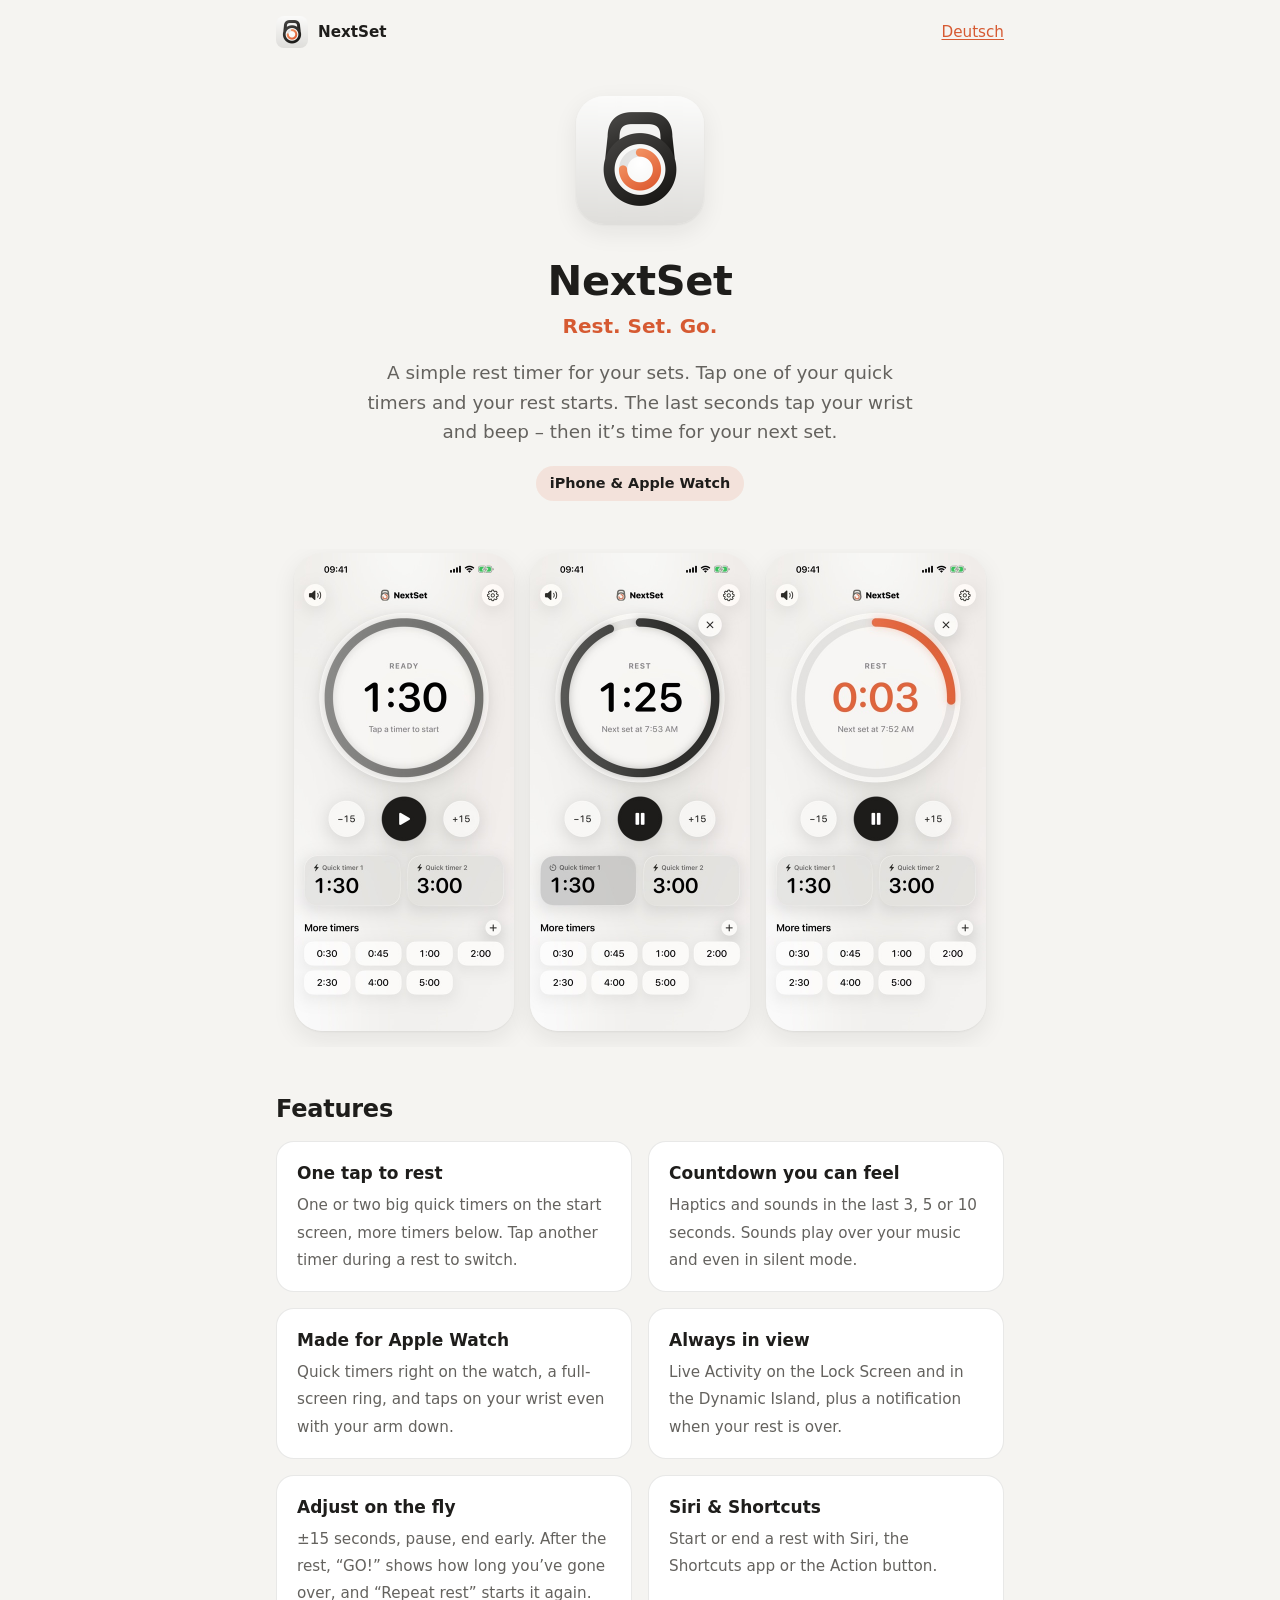
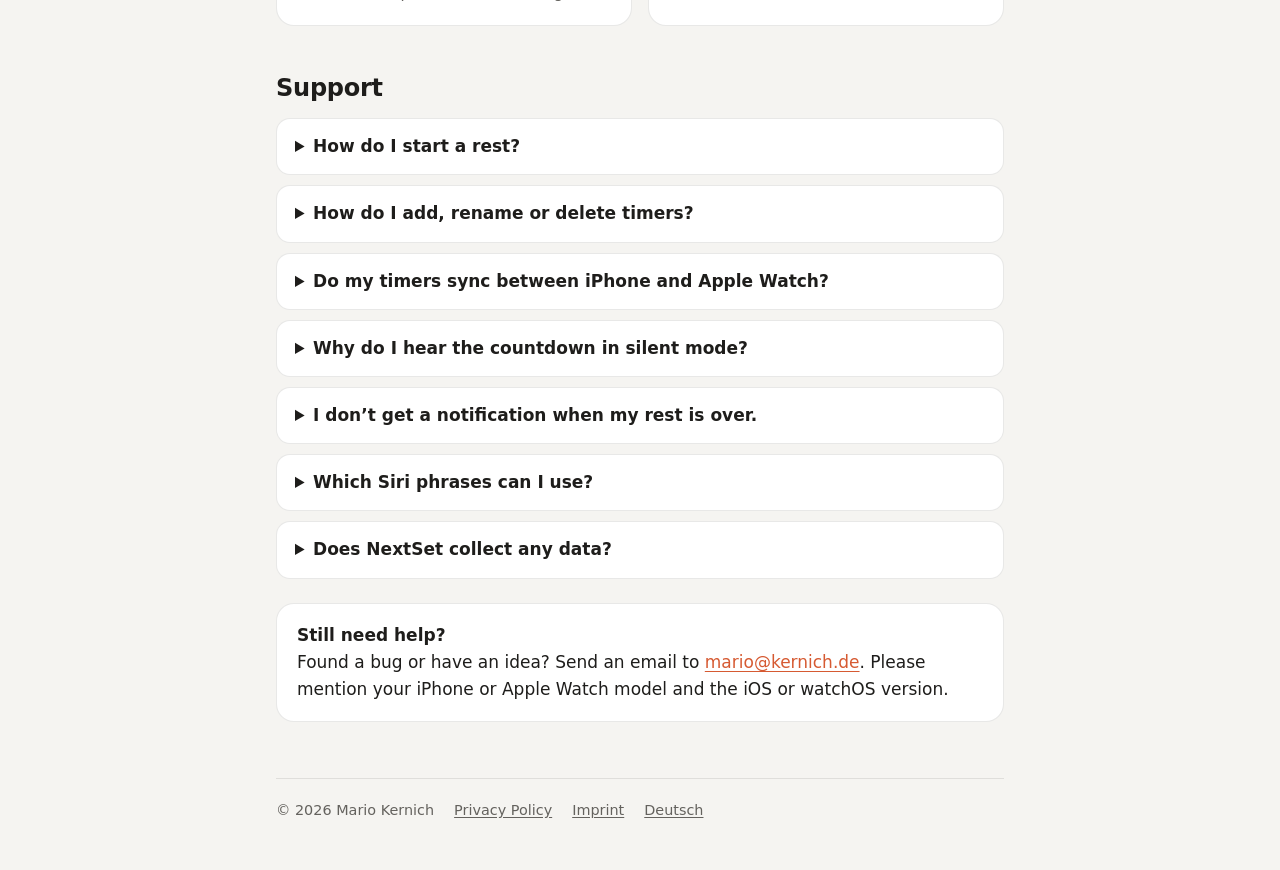
<file: website/index.html>
<!doctype html>
<html lang="en">
<head>
  <meta charset="utf-8">
  <meta name="viewport" content="width=device-width, initial-scale=1">
  <title>NextSet – Rest timer for iPhone &amp; Apple Watch</title>
  <meta name="description" content="NextSet is a simple rest timer for your sets on iPhone and Apple Watch. One tap starts your rest, the last seconds tap your wrist and beep.">
  <link rel="alternate" hreflang="en" href="https://mariokernich.github.io/nextset/">
  <link rel="alternate" hreflang="de" href="https://mariokernich.github.io/nextset/de/">
  <link rel="icon" href="img/favicon.svg" type="image/svg+xml">
  <link rel="apple-touch-icon" href="img/apple-touch-icon.png">
  <link rel="stylesheet" href="style.css">
</head>
<body>
  <div class="page">
    <nav class="topbar">
      <a class="brand" href="./"><img src="img/icon.png" alt="">NextSet</a>
      <a href="de/" hreflang="de" lang="de">Deutsch</a>
    </nav>

    <header class="hero">
      <img class="icon" src="img/icon.png" alt="NextSet app icon">
      <h1>NextSet</h1>
      <p class="tagline">Rest. Set. Go.</p>
      <p class="lead">A simple rest timer for your sets. Tap one of your quick timers and your rest starts. The last seconds tap your wrist and beep – then it’s time for your next set.</p>
      <span class="platforms">iPhone &amp; Apple Watch</span>
    </header>

    <div class="shots">
      <img src="img/en-1-start.jpg" width="440" height="956" alt="Start screen with two quick timers and more timers below">
      <img src="img/en-2-rest.jpg" width="440" height="956" alt="A running rest with the countdown ring">
      <img src="img/en-3-countdown.jpg" width="440" height="956" alt="The last seconds of a rest, highlighted in coral">
    </div>

    <main>
      <h2>Features</h2>
      <ul class="features">
        <li><strong>One tap to rest</strong><span>One or two big quick timers on the start screen, more timers below. Tap another timer during a rest to switch.</span></li>
        <li><strong>Countdown you can feel</strong><span>Haptics and sounds in the last 3, 5 or 10 seconds. Sounds play over your music and even in silent mode.</span></li>
        <li><strong>Made for Apple Watch</strong><span>Quick timers right on the watch, a full-screen ring, and taps on your wrist even with your arm down.</span></li>
        <li><strong>Always in view</strong><span>Live Activity on the Lock Screen and in the Dynamic Island, plus a notification when your rest is over.</span></li>
        <li><strong>Adjust on the fly</strong><span>±15 seconds, pause, end early. After the rest, “GO!” shows how long you’ve gone over, and “Repeat rest” starts it again.</span></li>
        <li><strong>Siri &amp; Shortcuts</strong><span>Start or end a rest with Siri, the Shortcuts app or the Action button.</span></li>
      </ul>

      <h2 id="support">Support</h2>

      <details>
        <summary>How do I start a rest?</summary>
        <p>Tap one of the big quick timers or any timer below them. During a rest, tap another timer to switch straight to it.</p>
      </details>
      <details>
        <summary>How do I add, rename or delete timers?</summary>
        <p>Tap + to add a timer. Long-press a timer to rename or delete it. In Settings you can also choose whether you want one or two quick timers.</p>
      </details>
      <details>
        <summary>Do my timers sync between iPhone and Apple Watch?</summary>
        <p>Yes. Timers you add or change on one device automatically appear on the other one.</p>
      </details>
      <details>
        <summary>Why do I hear the countdown in silent mode?</summary>
        <p>So you don’t miss the end of your rest at the gym. Your music is lowered briefly while a sound plays. You can turn the sounds off in Settings or with the speaker button on the start screen.</p>
      </details>
      <details>
        <summary>I don’t get a notification when my rest is over.</summary>
        <p>Make sure notifications are allowed for NextSet in the iOS Settings app under Notifications, and that “Notify when rest is over” is turned on in NextSet’s settings.</p>
      </details>
      <details>
        <summary>Which Siri phrases can I use?</summary>
        <p>For example “Start rest in NextSet” or “End rest in NextSet”. In the Shortcuts app and for the Action button you’ll find the actions “Start Quick Timer”, “Start Rest Timer” and “End Rest”.</p>
      </details>
      <details>
        <summary>Does NextSet collect any data?</summary>
        <p>No. There are no accounts, no tracking and no ads. Your timers and settings stay on your devices. Details are in the <a href="privacy/">privacy policy</a>.</p>
      </details>

      <div class="card" style="margin-top: 24px">
        <strong>Still need help?</strong><br>
        Found a bug or have an idea? Send an email to <a href="mailto:mario@kernich.de?subject=NextSet">mario@kernich.de</a>. Please mention your iPhone or Apple Watch model and the iOS or watchOS version.
      </div>
    </main>

    <footer>
      <span>© 2026 Mario Kernich</span>
      <a href="privacy/">Privacy Policy</a>
      <a href="https://kernich.de/imprint/">Imprint</a>
      <a href="de/" hreflang="de" lang="de">Deutsch</a>
    </footer>
  </div>
</body>
</html>
</file>
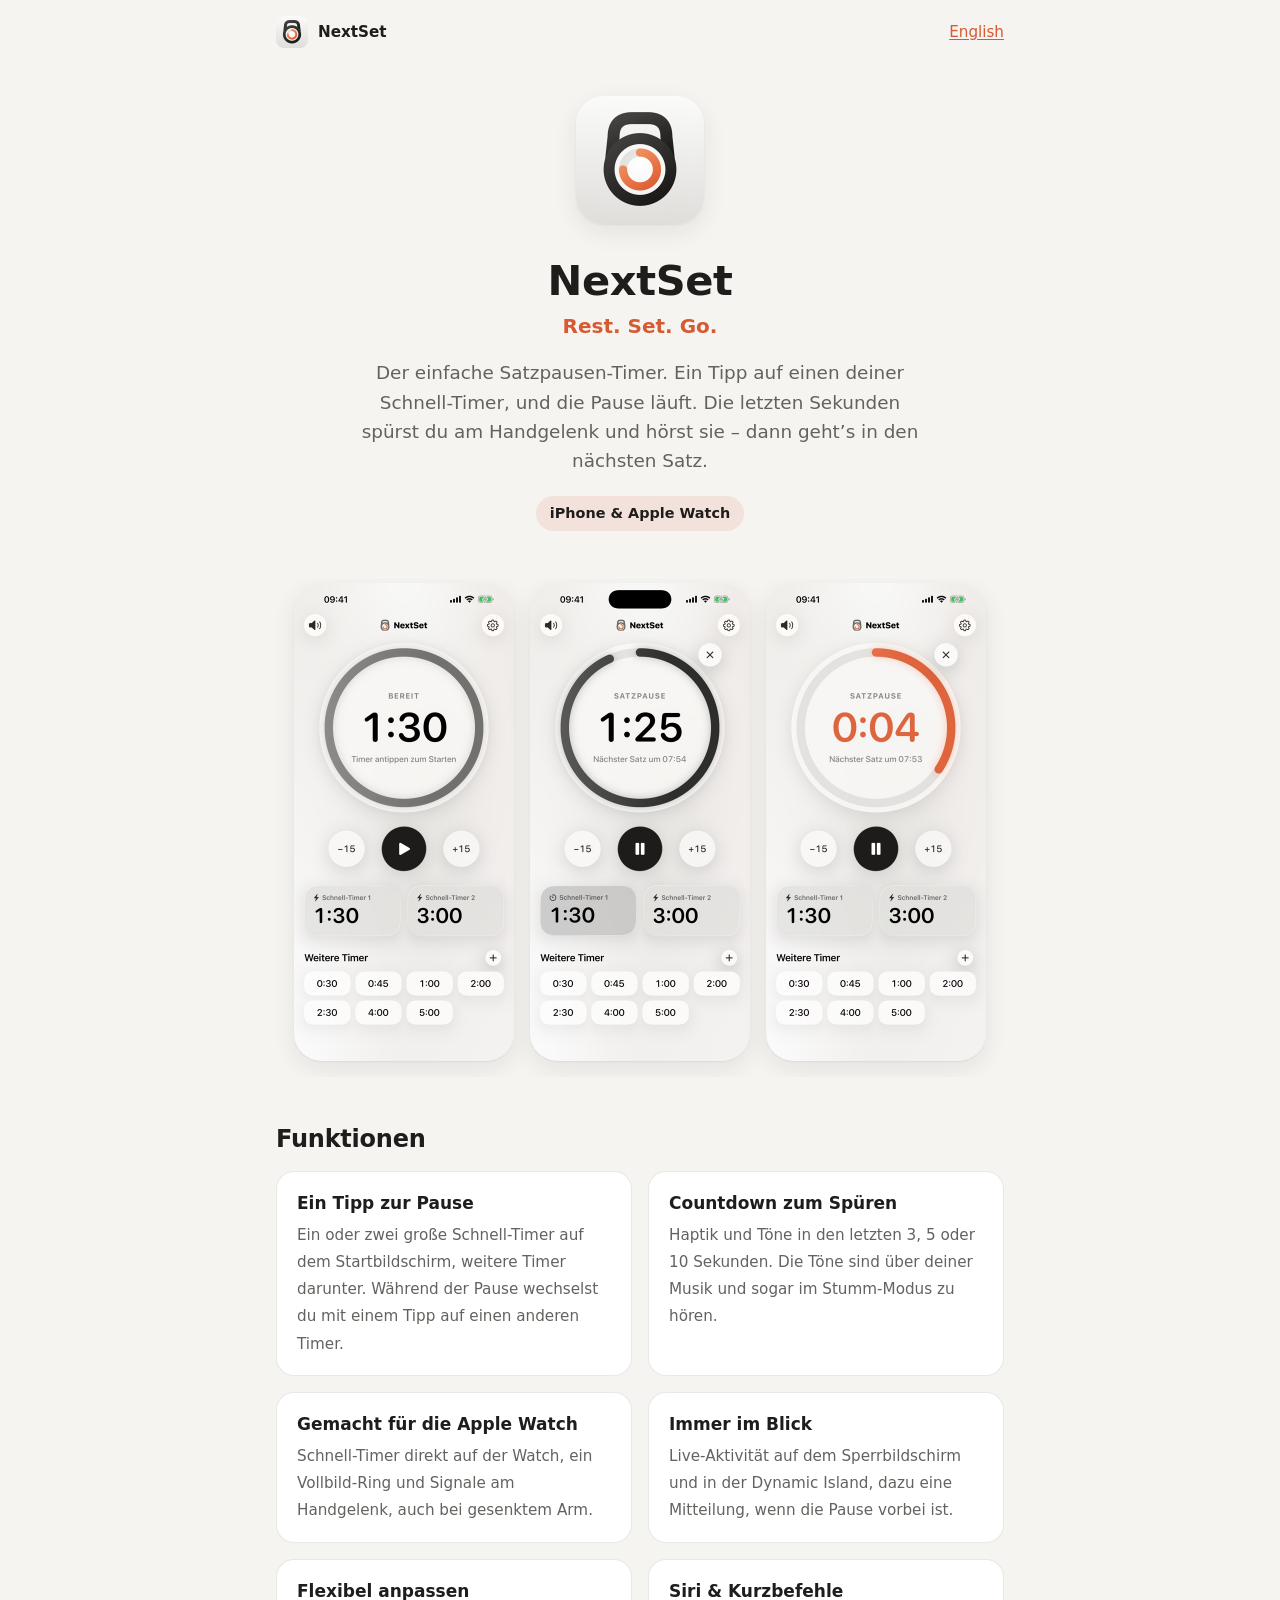
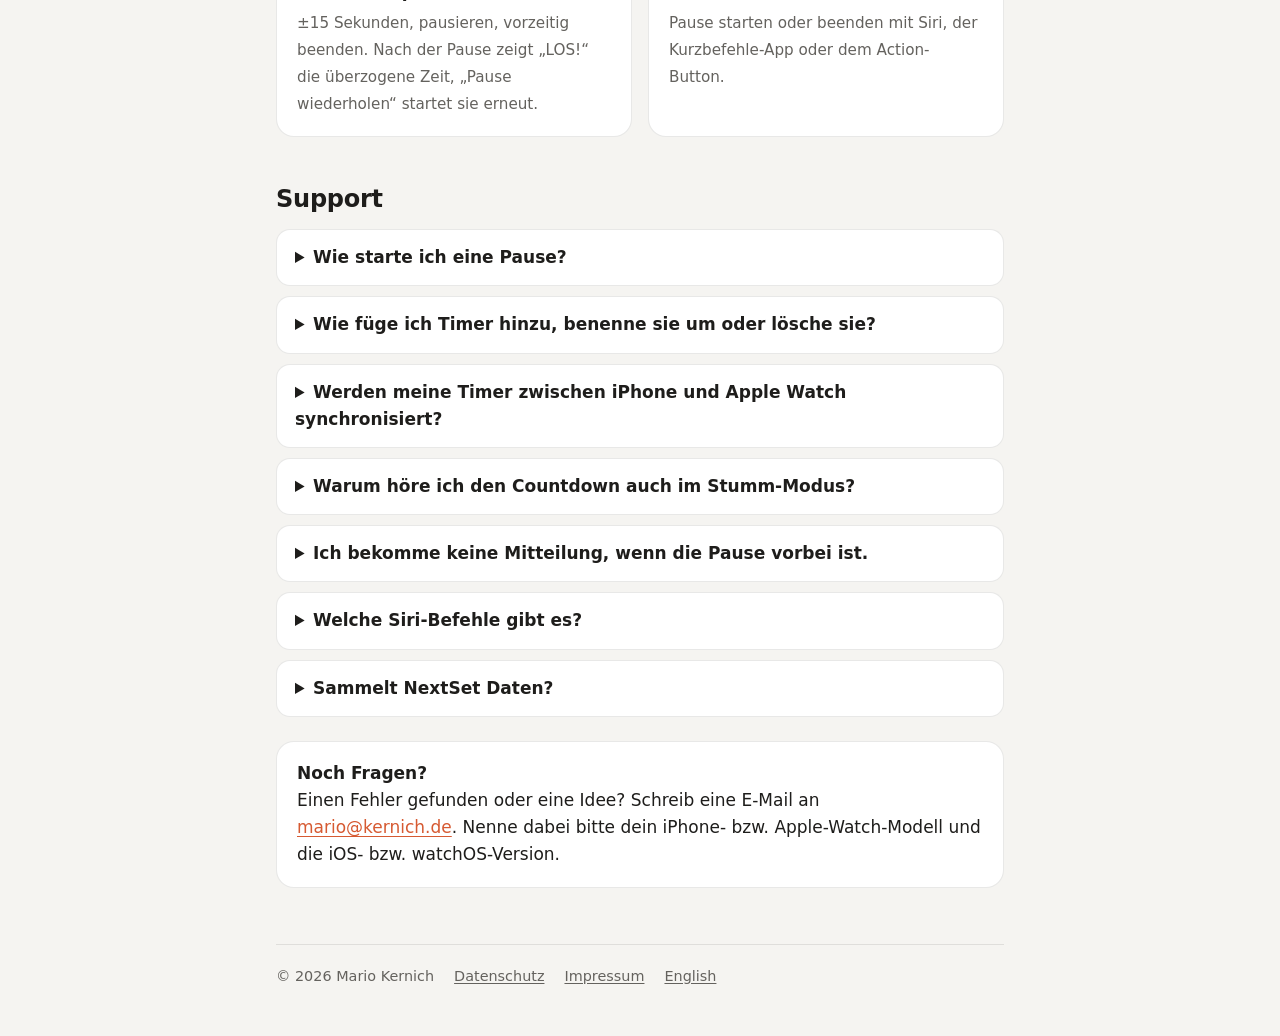
<file: website/de/index.html>
<!doctype html>
<html lang="de">
<head>
  <meta charset="utf-8">
  <meta name="viewport" content="width=device-width, initial-scale=1">
  <title>NextSet – Satzpausen-Timer für iPhone &amp; Apple Watch</title>
  <meta name="description" content="NextSet ist ein einfacher Satzpausen-Timer für iPhone und Apple Watch. Ein Tipp startet die Pause, die letzten Sekunden spürst du am Handgelenk und hörst sie.">
  <link rel="alternate" hreflang="en" href="https://mariokernich.github.io/nextset/">
  <link rel="alternate" hreflang="de" href="https://mariokernich.github.io/nextset/de/">
  <link rel="icon" href="../img/favicon.svg" type="image/svg+xml">
  <link rel="apple-touch-icon" href="../img/apple-touch-icon.png">
  <link rel="stylesheet" href="../style.css">
</head>
<body>
  <div class="page">
    <nav class="topbar">
      <a class="brand" href="./"><img src="../img/icon.png" alt="">NextSet</a>
      <a href="../" hreflang="en" lang="en">English</a>
    </nav>

    <header class="hero">
      <img class="icon" src="../img/icon.png" alt="App-Icon von NextSet">
      <h1>NextSet</h1>
      <p class="tagline">Rest. Set. Go.</p>
      <p class="lead">Der einfache Satzpausen-Timer. Ein Tipp auf einen deiner Schnell-Timer, und die Pause läuft. Die letzten Sekunden spürst du am Handgelenk und hörst sie – dann geht’s in den nächsten Satz.</p>
      <span class="platforms">iPhone &amp; Apple Watch</span>
    </header>

    <div class="shots">
      <img src="../img/de-1-start.jpg" width="440" height="956" alt="Startbildschirm mit zwei Schnell-Timern und weiteren Timern darunter">
      <img src="../img/de-2-rest.jpg" width="440" height="956" alt="Laufende Satzpause mit Countdown-Ring">
      <img src="../img/de-3-countdown.jpg" width="440" height="956" alt="Die letzten Sekunden einer Pause, hervorgehoben in Koralle">
    </div>

    <main>
      <h2>Funktionen</h2>
      <ul class="features">
        <li><strong>Ein Tipp zur Pause</strong><span>Ein oder zwei große Schnell-Timer auf dem Startbildschirm, weitere Timer darunter. Während der Pause wechselst du mit einem Tipp auf einen anderen Timer.</span></li>
        <li><strong>Countdown zum Spüren</strong><span>Haptik und Töne in den letzten 3, 5 oder 10 Sekunden. Die Töne sind über deiner Musik und sogar im Stumm-Modus zu hören.</span></li>
        <li><strong>Gemacht für die Apple Watch</strong><span>Schnell-Timer direkt auf der Watch, ein Vollbild-Ring und Signale am Handgelenk, auch bei gesenktem Arm.</span></li>
        <li><strong>Immer im Blick</strong><span>Live-Aktivität auf dem Sperrbildschirm und in der Dynamic Island, dazu eine Mitteilung, wenn die Pause vorbei ist.</span></li>
        <li><strong>Flexibel anpassen</strong><span>±15 Sekunden, pausieren, vorzeitig beenden. Nach der Pause zeigt „LOS!“ die überzogene Zeit, „Pause wiederholen“ startet sie erneut.</span></li>
        <li><strong>Siri &amp; Kurzbefehle</strong><span>Pause starten oder beenden mit Siri, der Kurzbefehle-App oder dem Action-Button.</span></li>
      </ul>

      <h2 id="support">Support</h2>

      <details>
        <summary>Wie starte ich eine Pause?</summary>
        <p>Tippe auf einen der großen Schnell-Timer oder auf einen Timer darunter. Während einer Pause wechselst du mit einem Tipp direkt zu einem anderen Timer.</p>
      </details>
      <details>
        <summary>Wie füge ich Timer hinzu, benenne sie um oder lösche sie?</summary>
        <p>Mit + fügst du einen Timer hinzu. Lange auf einen Timer drücken, um ihn umzubenennen oder zu löschen. In den Einstellungen legst du außerdem fest, ob du einen oder zwei Schnell-Timer möchtest.</p>
      </details>
      <details>
        <summary>Werden meine Timer zwischen iPhone und Apple Watch synchronisiert?</summary>
        <p>Ja. Timer, die du auf einem Gerät hinzufügst oder änderst, erscheinen automatisch auch auf dem anderen.</p>
      </details>
      <details>
        <summary>Warum höre ich den Countdown auch im Stumm-Modus?</summary>
        <p>Damit du das Ende deiner Pause im Gym nicht verpasst. Deine Musik wird dafür kurz leiser. Die Töne schaltest du in den Einstellungen oder mit dem Lautsprecher-Button auf dem Startbildschirm aus.</p>
      </details>
      <details>
        <summary>Ich bekomme keine Mitteilung, wenn die Pause vorbei ist.</summary>
        <p>Prüfe in der Einstellungen-App von iOS unter „Mitteilungen“, ob Mitteilungen für NextSet erlaubt sind, und ob in den Einstellungen von NextSet „Mitteilung bei Pausenende“ eingeschaltet ist.</p>
      </details>
      <details>
        <summary>Welche Siri-Befehle gibt es?</summary>
        <p>Zum Beispiel „Starte die Pause in NextSet“ oder „Beende die Pause in NextSet“. In der Kurzbefehle-App und für den Action-Button findest du die Aktionen „Schnell-Timer starten“, „Pausen-Timer starten“ und „Pause beenden“.</p>
      </details>
      <details>
        <summary>Sammelt NextSet Daten?</summary>
        <p>Nein. Es gibt keine Konten, kein Tracking und keine Werbung. Deine Timer und Einstellungen bleiben auf deinen Geräten. Details findest du in der <a href="privacy/">Datenschutzerklärung</a>.</p>
      </details>

      <div class="card" style="margin-top: 24px">
        <strong>Noch Fragen?</strong><br>
        Einen Fehler gefunden oder eine Idee? Schreib eine E-Mail an <a href="mailto:mario@kernich.de?subject=NextSet">mario@kernich.de</a>. Nenne dabei bitte dein iPhone- bzw. Apple-Watch-Modell und die iOS- bzw. watchOS-Version.
      </div>
    </main>

    <footer>
      <span>© 2026 Mario Kernich</span>
      <a href="privacy/">Datenschutz</a>
      <a href="https://kernich.de/imprint/">Impressum</a>
      <a href="../" hreflang="en" lang="en">English</a>
    </footer>
  </div>
</body>
</html>
</file>
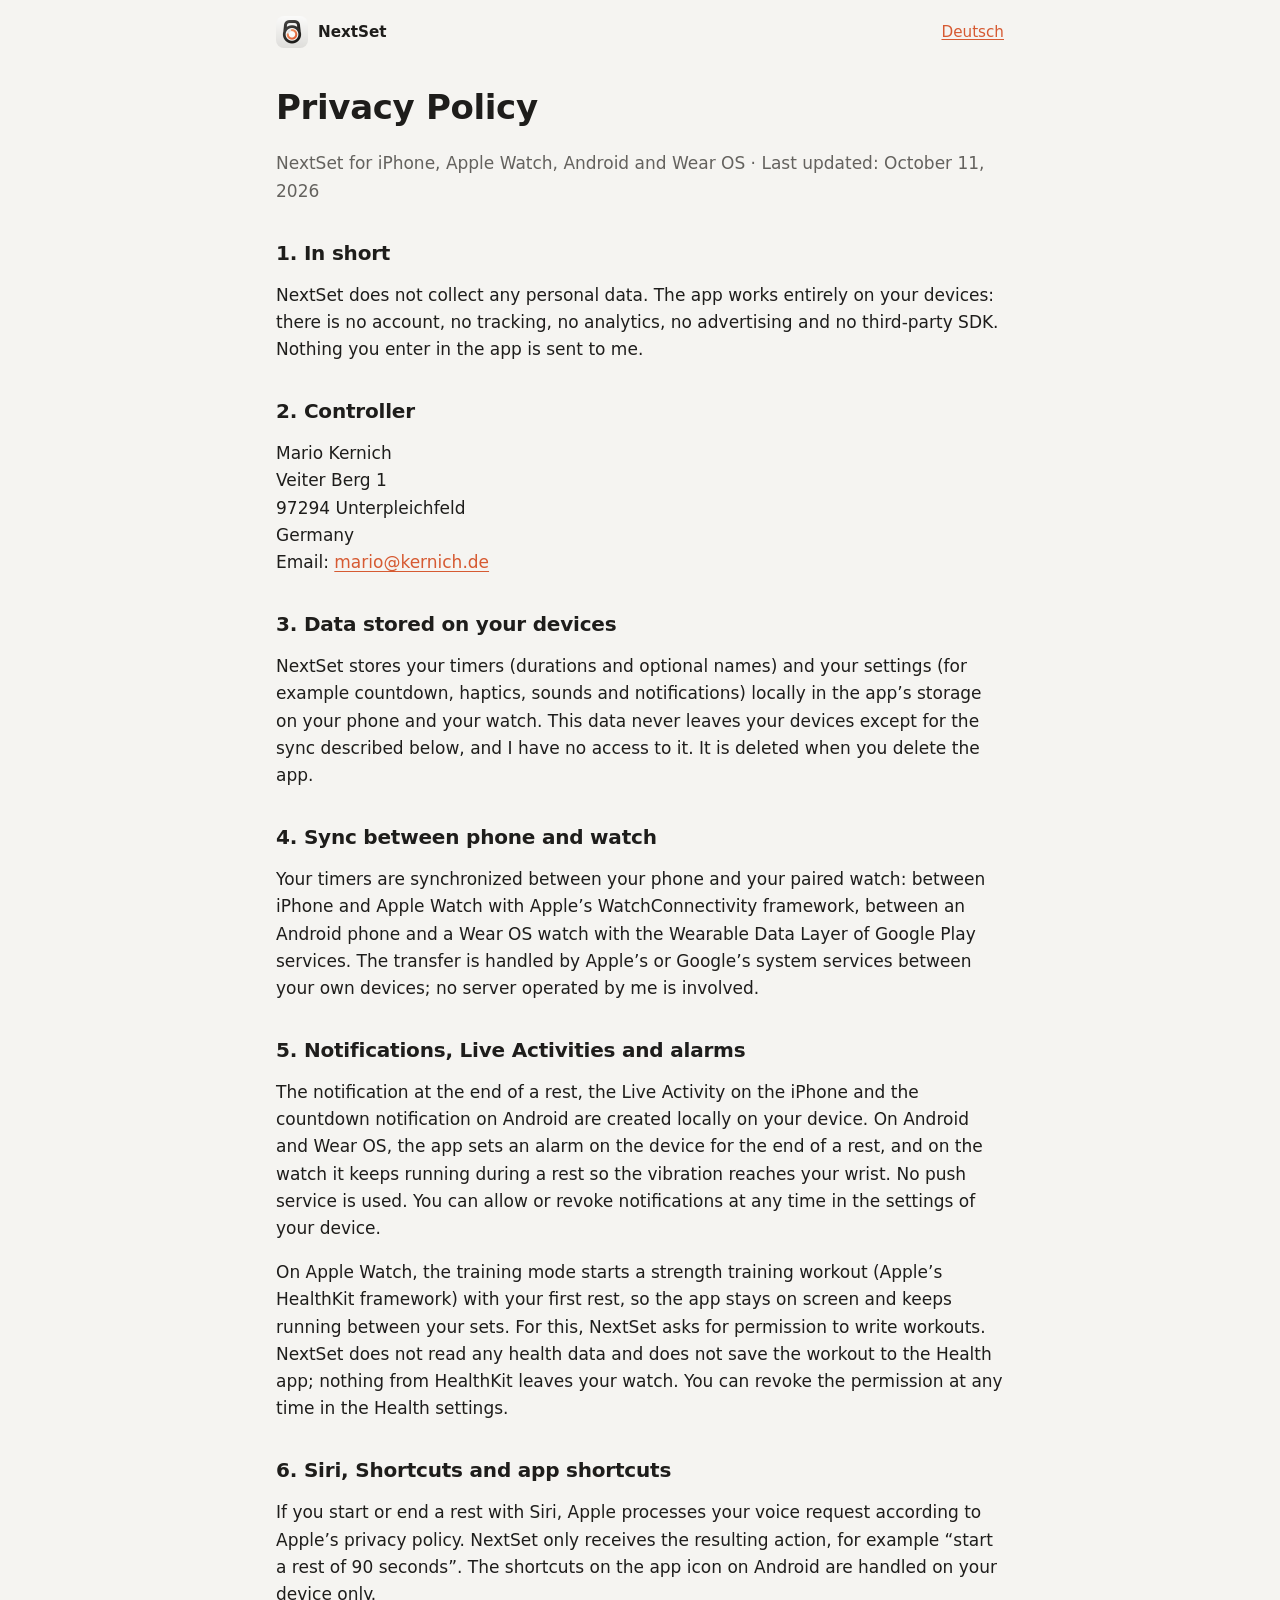
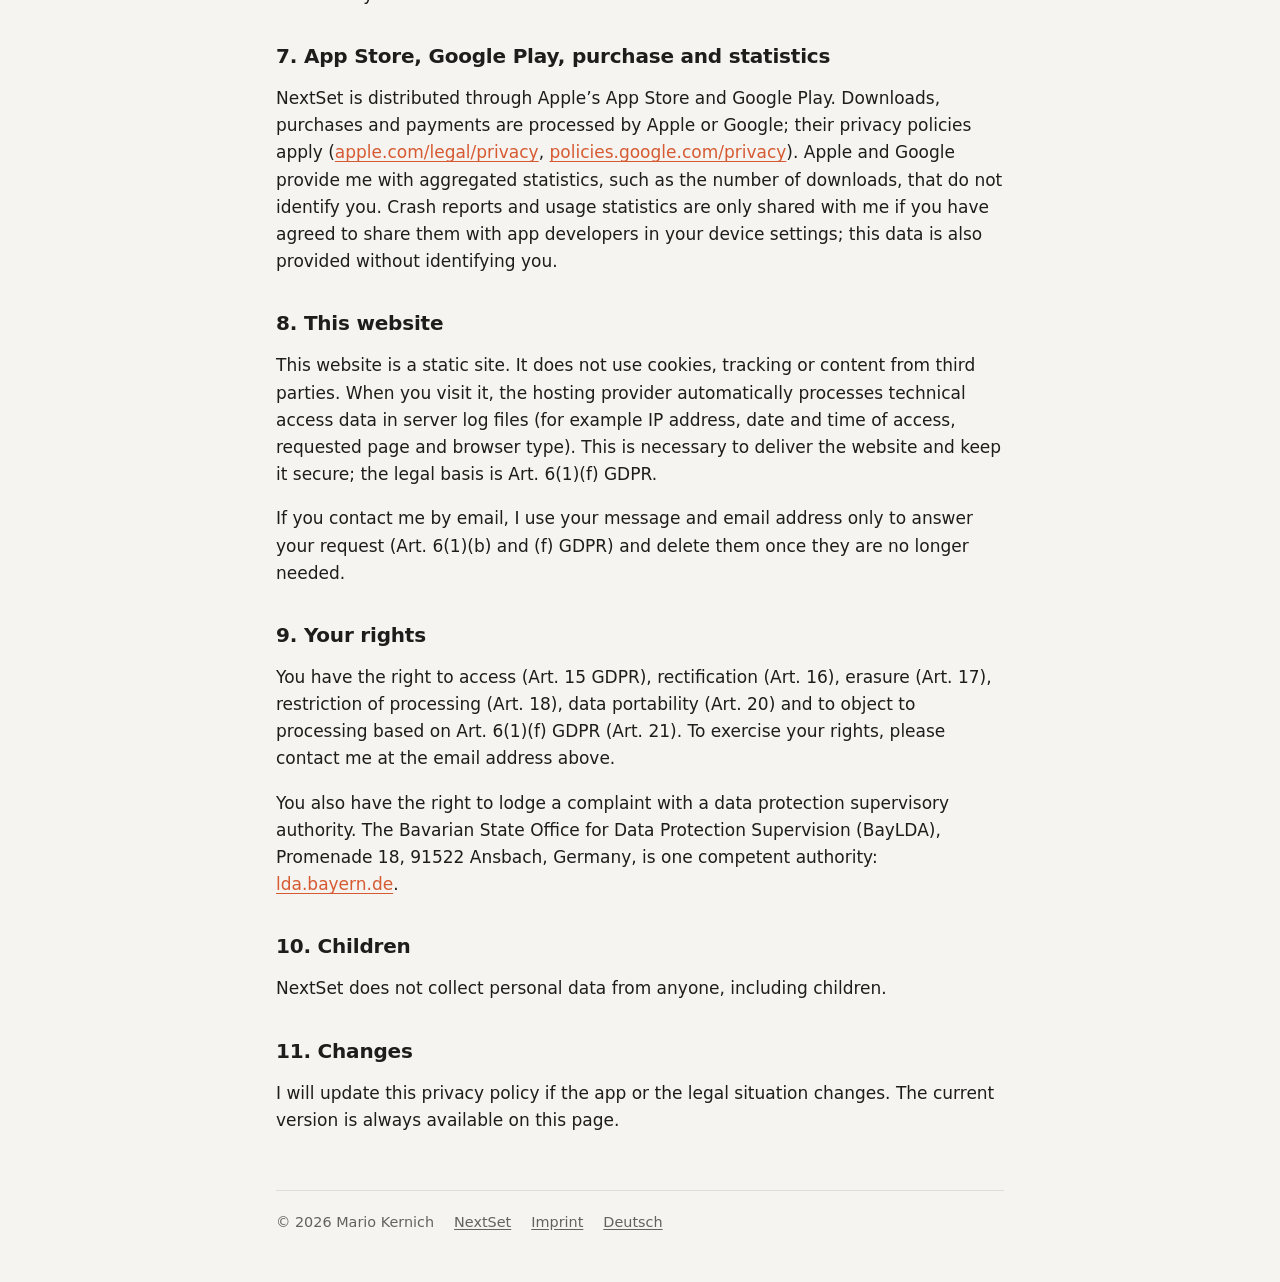
<file: website/privacy/index.html>
<!doctype html>
<html lang="en">
<head>
  <meta charset="utf-8">
  <meta name="viewport" content="width=device-width, initial-scale=1">
  <title>NextSet – Privacy Policy</title>
  <meta name="description" content="Privacy policy of the NextSet app for iPhone, Apple Watch, Android and Wear OS.">
  <link rel="alternate" hreflang="en" href="https://mariokernich.github.io/nextset/privacy/">
  <link rel="alternate" hreflang="de" href="https://mariokernich.github.io/nextset/de/privacy/">
  <link rel="icon" href="../img/favicon.svg" type="image/svg+xml">
  <link rel="apple-touch-icon" href="../img/apple-touch-icon.png">
  <link rel="stylesheet" href="../style.css">
</head>
<body>
  <div class="page">
    <nav class="topbar">
      <a class="brand" href="../"><img src="../img/icon.png" alt="">NextSet</a>
      <a href="../de/privacy/" hreflang="de" lang="de">Deutsch</a>
    </nav>

    <main class="legal">
      <h1>Privacy Policy</h1>
      <p class="updated">NextSet for iPhone, Apple Watch, Android and Wear OS · Last updated: October 11, 2026</p>

      <h2>1. In short</h2>
      <p>NextSet does not collect any personal data. The app works entirely on your devices: there is no account, no tracking, no analytics, no advertising and no third-party SDK. Nothing you enter in the app is sent to me.</p>

      <h2>2. Controller</h2>
      <p>
        Mario Kernich<br>
        Veiter Berg 1<br>
        97294 Unterpleichfeld<br>
        Germany<br>
        Email: <a href="mailto:mario@kernich.de">mario@kernich.de</a>
      </p>

      <h2>3. Data stored on your devices</h2>
      <p>NextSet stores your timers (durations and optional names) and your settings (for example countdown, haptics, sounds and notifications) locally in the app’s storage on your phone and your watch. This data never leaves your devices except for the sync described below, and I have no access to it. It is deleted when you delete the app.</p>

      <h2>4. Sync between phone and watch</h2>
      <p>Your timers are synchronized between your phone and your paired watch: between iPhone and Apple Watch with Apple’s WatchConnectivity framework, between an Android phone and a Wear OS watch with the Wearable Data Layer of Google Play services. The transfer is handled by Apple’s or Google’s system services between your own devices; no server operated by me is involved.</p>

      <h2>5. Notifications, Live Activities and alarms</h2>
      <p>The notification at the end of a rest, the Live Activity on the iPhone and the countdown notification on Android are created locally on your device. On Android and Wear OS, the app sets an alarm on the device for the end of a rest, and on the watch it keeps running during a rest so the vibration reaches your wrist. No push service is used. You can allow or revoke notifications at any time in the settings of your device.</p>
      <p>On Apple Watch, the training mode starts a strength training workout (Apple’s HealthKit framework) with your first rest, so the app stays on screen and keeps running between your sets. For this, NextSet asks for permission to write workouts. NextSet does not read any health data and does not save the workout to the Health app; nothing from HealthKit leaves your watch. You can revoke the permission at any time in the Health settings.</p>

      <h2>6. Siri, Shortcuts and app shortcuts</h2>
      <p>If you start or end a rest with Siri, Apple processes your voice request according to Apple’s privacy policy. NextSet only receives the resulting action, for example “start a rest of 90 seconds”. The shortcuts on the app icon on Android are handled on your device only.</p>

      <h2>7. App Store, Google Play, purchase and statistics</h2>
      <p>NextSet is distributed through Apple’s App Store and Google Play. Downloads, purchases and payments are processed by Apple or Google; their privacy policies apply (<a href="https://www.apple.com/legal/privacy/">apple.com/legal/privacy</a>, <a href="https://policies.google.com/privacy">policies.google.com/privacy</a>). Apple and Google provide me with aggregated statistics, such as the number of downloads, that do not identify you. Crash reports and usage statistics are only shared with me if you have agreed to share them with app developers in your device settings; this data is also provided without identifying you.</p>

      <h2>8. This website</h2>
      <p>This website is a static site. It does not use cookies, tracking or content from third parties. When you visit it, the hosting provider automatically processes technical access data in server log files (for example IP address, date and time of access, requested page and browser type). This is necessary to deliver the website and keep it secure; the legal basis is Art. 6(1)(f) GDPR.</p>
      <p>If you contact me by email, I use your message and email address only to answer your request (Art. 6(1)(b) and (f) GDPR) and delete them once they are no longer needed.</p>

      <h2>9. Your rights</h2>
      <p>You have the right to access (Art. 15 GDPR), rectification (Art. 16), erasure (Art. 17), restriction of processing (Art. 18), data portability (Art. 20) and to object to processing based on Art. 6(1)(f) GDPR (Art. 21). To exercise your rights, please contact me at the email address above.</p>
      <p>You also have the right to lodge a complaint with a data protection supervisory authority. The Bavarian State Office for Data Protection Supervision (BayLDA), Promenade 18, 91522 Ansbach, Germany, is one competent authority: <a href="https://www.lda.bayern.de">lda.bayern.de</a>.</p>

      <h2>10. Children</h2>
      <p>NextSet does not collect personal data from anyone, including children.</p>

      <h2>11. Changes</h2>
      <p>I will update this privacy policy if the app or the legal situation changes. The current version is always available on this page.</p>
    </main>

    <footer>
      <span>© 2026 Mario Kernich</span>
      <a href="../">NextSet</a>
      <a href="https://kernich.de/imprint/">Imprint</a>
      <a href="../de/privacy/" hreflang="de" lang="de">Deutsch</a>
    </footer>
  </div>
</body>
</html>
</file>
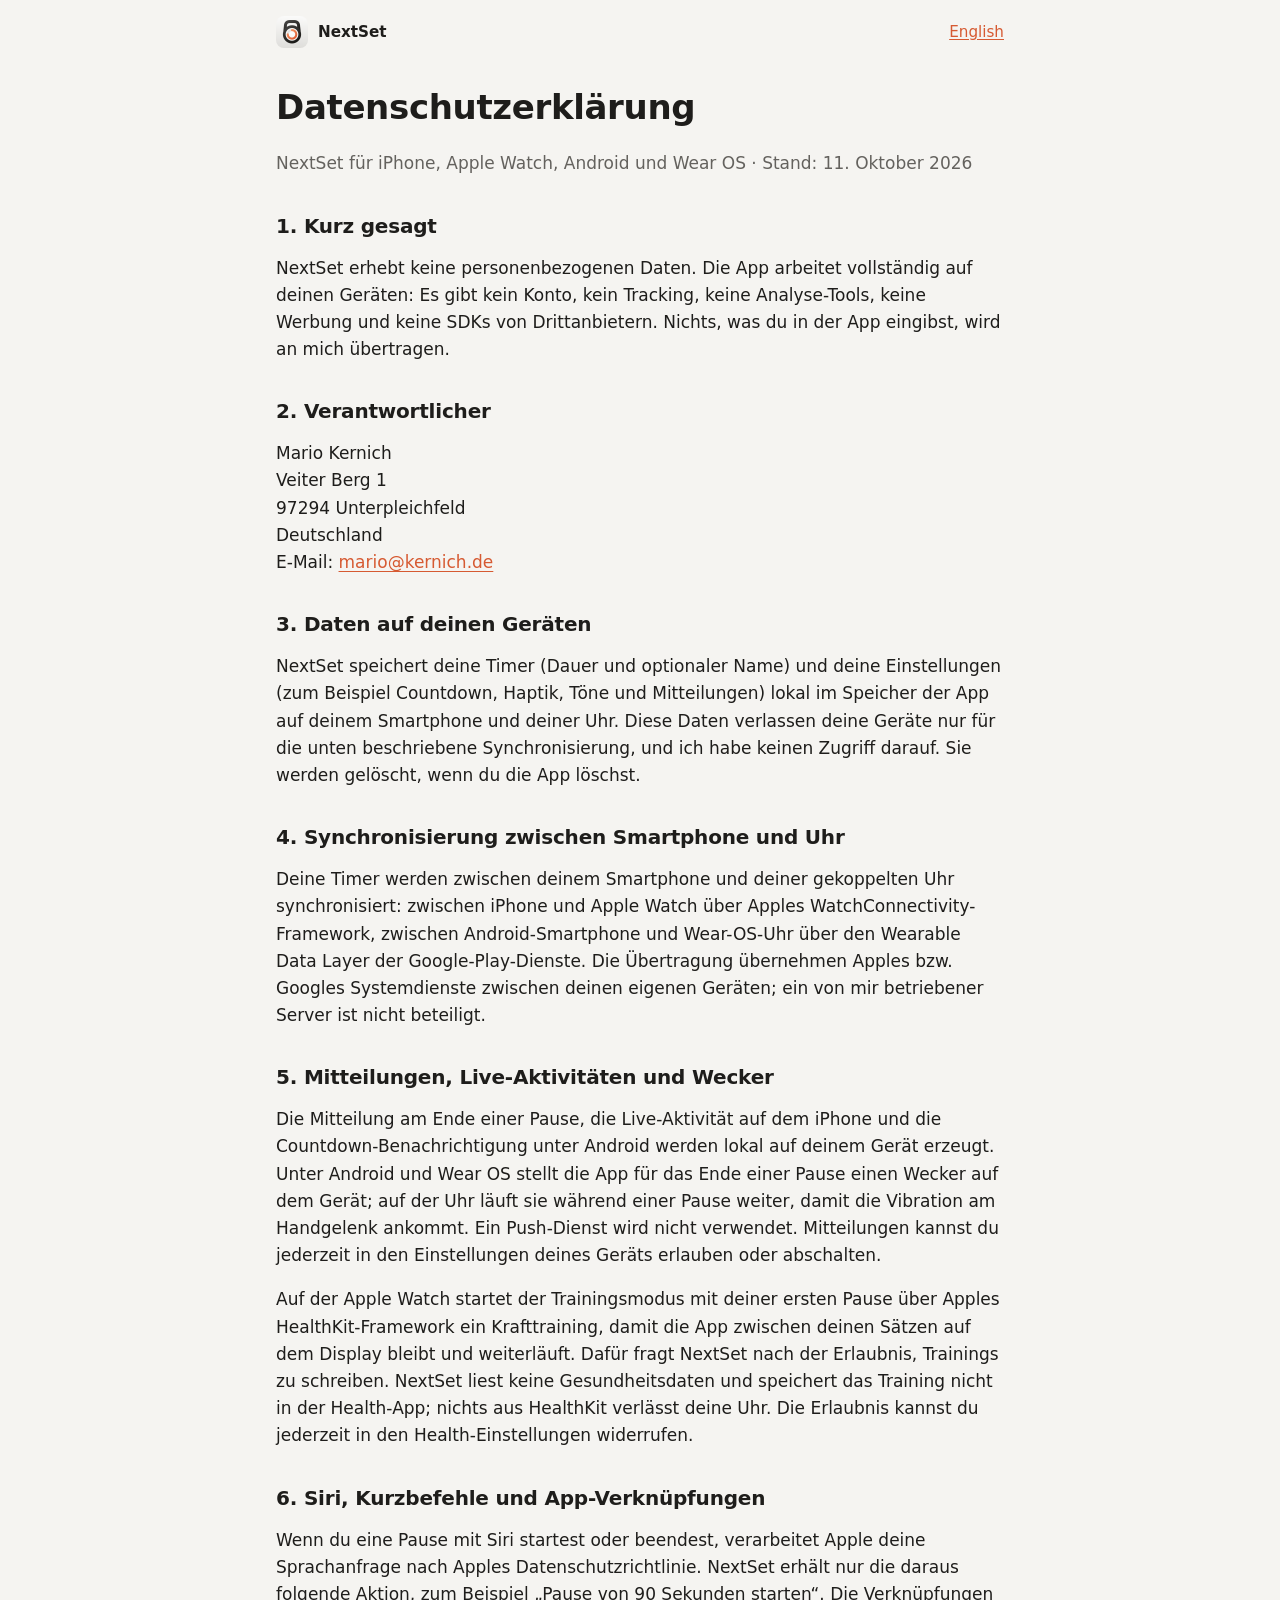
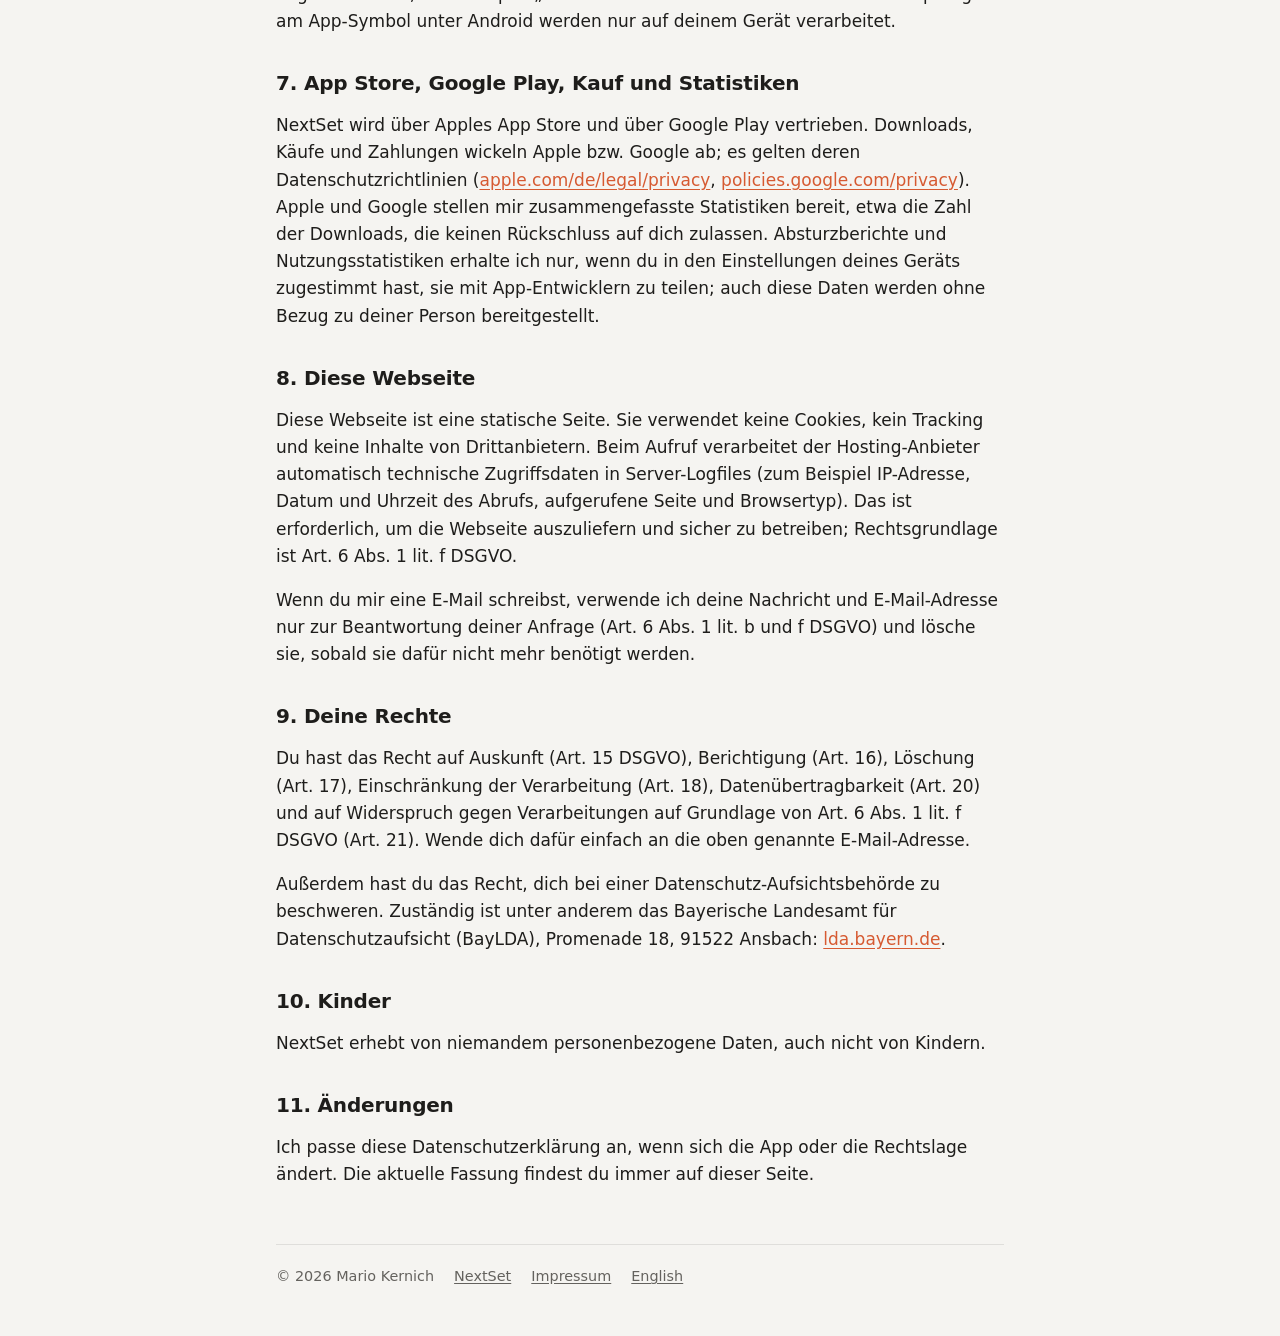
<file: website/de/privacy/index.html>
<!doctype html>
<html lang="de">
<head>
  <meta charset="utf-8">
  <meta name="viewport" content="width=device-width, initial-scale=1">
  <title>NextSet – Datenschutzerklärung</title>
  <meta name="description" content="Datenschutzerklärung der App NextSet für iPhone, Apple Watch, Android und Wear OS.">
  <link rel="alternate" hreflang="en" href="https://mariokernich.github.io/nextset/privacy/">
  <link rel="alternate" hreflang="de" href="https://mariokernich.github.io/nextset/de/privacy/">
  <link rel="icon" href="../../img/favicon.svg" type="image/svg+xml">
  <link rel="apple-touch-icon" href="../../img/apple-touch-icon.png">
  <link rel="stylesheet" href="../../style.css">
</head>
<body>
  <div class="page">
    <nav class="topbar">
      <a class="brand" href="../"><img src="../../img/icon.png" alt="">NextSet</a>
      <a href="../../privacy/" hreflang="en" lang="en">English</a>
    </nav>

    <main class="legal">
      <h1>Datenschutzerklärung</h1>
      <p class="updated">NextSet für iPhone, Apple Watch, Android und Wear OS · Stand: 11. Oktober 2026</p>

      <h2>1. Kurz gesagt</h2>
      <p>NextSet erhebt keine personenbezogenen Daten. Die App arbeitet vollständig auf deinen Geräten: Es gibt kein Konto, kein Tracking, keine Analyse-Tools, keine Werbung und keine SDKs von Drittanbietern. Nichts, was du in der App eingibst, wird an mich übertragen.</p>

      <h2>2. Verantwortlicher</h2>
      <p>
        Mario Kernich<br>
        Veiter Berg 1<br>
        97294 Unterpleichfeld<br>
        Deutschland<br>
        E-Mail: <a href="mailto:mario@kernich.de">mario@kernich.de</a>
      </p>

      <h2>3. Daten auf deinen Geräten</h2>
      <p>NextSet speichert deine Timer (Dauer und optionaler Name) und deine Einstellungen (zum Beispiel Countdown, Haptik, Töne und Mitteilungen) lokal im Speicher der App auf deinem Smartphone und deiner Uhr. Diese Daten verlassen deine Geräte nur für die unten beschriebene Synchronisierung, und ich habe keinen Zugriff darauf. Sie werden gelöscht, wenn du die App löschst.</p>

      <h2>4. Synchronisierung zwischen Smartphone und Uhr</h2>
      <p>Deine Timer werden zwischen deinem Smartphone und deiner gekoppelten Uhr synchronisiert: zwischen iPhone und Apple Watch über Apples WatchConnectivity-Framework, zwischen Android-Smartphone und Wear-OS-Uhr über den Wearable Data Layer der Google-Play-Dienste. Die Übertragung übernehmen Apples bzw. Googles Systemdienste zwischen deinen eigenen Geräten; ein von mir betriebener Server ist nicht beteiligt.</p>

      <h2>5. Mitteilungen, Live-Aktivitäten und Wecker</h2>
      <p>Die Mitteilung am Ende einer Pause, die Live-Aktivität auf dem iPhone und die Countdown-Benachrichtigung unter Android werden lokal auf deinem Gerät erzeugt. Unter Android und Wear OS stellt die App für das Ende einer Pause einen Wecker auf dem Gerät; auf der Uhr läuft sie während einer Pause weiter, damit die Vibration am Handgelenk ankommt. Ein Push-Dienst wird nicht verwendet. Mitteilungen kannst du jederzeit in den Einstellungen deines Geräts erlauben oder abschalten.</p>
      <p>Auf der Apple Watch startet der Trainingsmodus mit deiner ersten Pause über Apples HealthKit-Framework ein Krafttraining, damit die App zwischen deinen Sätzen auf dem Display bleibt und weiterläuft. Dafür fragt NextSet nach der Erlaubnis, Trainings zu schreiben. NextSet liest keine Gesundheitsdaten und speichert das Training nicht in der Health-App; nichts aus HealthKit verlässt deine Uhr. Die Erlaubnis kannst du jederzeit in den Health-Einstellungen widerrufen.</p>

      <h2>6. Siri, Kurzbefehle und App-Verknüpfungen</h2>
      <p>Wenn du eine Pause mit Siri startest oder beendest, verarbeitet Apple deine Sprachanfrage nach Apples Datenschutzrichtlinie. NextSet erhält nur die daraus folgende Aktion, zum Beispiel „Pause von 90 Sekunden starten“. Die Verknüpfungen am App-Symbol unter Android werden nur auf deinem Gerät verarbeitet.</p>

      <h2>7. App Store, Google Play, Kauf und Statistiken</h2>
      <p>NextSet wird über Apples App Store und über Google Play vertrieben. Downloads, Käufe und Zahlungen wickeln Apple bzw. Google ab; es gelten deren Datenschutzrichtlinien (<a href="https://www.apple.com/de/legal/privacy/">apple.com/de/legal/privacy</a>, <a href="https://policies.google.com/privacy?hl=de">policies.google.com/privacy</a>). Apple und Google stellen mir zusammengefasste Statistiken bereit, etwa die Zahl der Downloads, die keinen Rückschluss auf dich zulassen. Absturzberichte und Nutzungsstatistiken erhalte ich nur, wenn du in den Einstellungen deines Geräts zugestimmt hast, sie mit App-Entwicklern zu teilen; auch diese Daten werden ohne Bezug zu deiner Person bereitgestellt.</p>

      <h2>8. Diese Webseite</h2>
      <p>Diese Webseite ist eine statische Seite. Sie verwendet keine Cookies, kein Tracking und keine Inhalte von Drittanbietern. Beim Aufruf verarbeitet der Hosting-Anbieter automatisch technische Zugriffsdaten in Server-Logfiles (zum Beispiel IP-Adresse, Datum und Uhrzeit des Abrufs, aufgerufene Seite und Browsertyp). Das ist erforderlich, um die Webseite auszuliefern und sicher zu betreiben; Rechtsgrundlage ist Art. 6 Abs. 1 lit. f DSGVO.</p>
      <p>Wenn du mir eine E-Mail schreibst, verwende ich deine Nachricht und E-Mail-Adresse nur zur Beantwortung deiner Anfrage (Art. 6 Abs. 1 lit. b und f DSGVO) und lösche sie, sobald sie dafür nicht mehr benötigt werden.</p>

      <h2>9. Deine Rechte</h2>
      <p>Du hast das Recht auf Auskunft (Art. 15 DSGVO), Berichtigung (Art. 16), Löschung (Art. 17), Einschränkung der Verarbeitung (Art. 18), Datenübertragbarkeit (Art. 20) und auf Widerspruch gegen Verarbeitungen auf Grundlage von Art. 6 Abs. 1 lit. f DSGVO (Art. 21). Wende dich dafür einfach an die oben genannte E-Mail-Adresse.</p>
      <p>Außerdem hast du das Recht, dich bei einer Datenschutz-Aufsichtsbehörde zu beschweren. Zuständig ist unter anderem das Bayerische Landesamt für Datenschutzaufsicht (BayLDA), Promenade 18, 91522 Ansbach: <a href="https://www.lda.bayern.de">lda.bayern.de</a>.</p>

      <h2>10. Kinder</h2>
      <p>NextSet erhebt von niemandem personenbezogene Daten, auch nicht von Kindern.</p>

      <h2>11. Änderungen</h2>
      <p>Ich passe diese Datenschutzerklärung an, wenn sich die App oder die Rechtslage ändert. Die aktuelle Fassung findest du immer auf dieser Seite.</p>
    </main>

    <footer>
      <span>© 2026 Mario Kernich</span>
      <a href="../">NextSet</a>
      <a href="https://kernich.de/imprint/">Impressum</a>
      <a href="../../privacy/" hreflang="en" lang="en">English</a>
    </footer>
  </div>
</body>
</html>
</file>
<file: website/style.css>
/* NextSet website: graphite, white and a touch of coral, like the app. */

:root {
  --bg: #f5f4f1;
  --surface: #ffffff;
  --text: #1e1d1b;
  --muted: #64625e;
  --line: rgba(30, 29, 27, 0.1);
  --coral: #d65a32;
  --coral-soft: rgba(224, 100, 60, 0.12);
  --shadow: 0 1px 2px rgba(30, 29, 27, 0.06), 0 8px 24px rgba(30, 29, 27, 0.08);
  color-scheme: light;
}

@media (prefers-color-scheme: dark) {
  :root {
    --bg: #121110;
    --surface: #1d1c1a;
    --text: #efeeeb;
    --muted: #a3a19c;
    --line: rgba(239, 238, 235, 0.12);
    --coral: #fa8c58;
    --coral-soft: rgba(250, 140, 88, 0.14);
    --shadow: 0 1px 2px rgba(0, 0, 0, 0.3), 0 8px 24px rgba(0, 0, 0, 0.35);
    color-scheme: dark;
  }
}

* {
  box-sizing: border-box;
}

html {
  -webkit-text-size-adjust: 100%;
}

body {
  margin: 0;
  background: var(--bg);
  color: var(--text);
  font: 17px/1.6 -apple-system, BlinkMacSystemFont, "Segoe UI", system-ui, Roboto, "Helvetica Neue", Arial, sans-serif;
}

a {
  color: var(--coral);
  text-underline-offset: 0.15em;
}

h1,
h2,
h3 {
  font-family: ui-rounded, -apple-system, BlinkMacSystemFont, "Segoe UI", system-ui, sans-serif;
  line-height: 1.2;
  letter-spacing: -0.01em;
}

h2 {
  font-size: 1.5rem;
  margin: 3rem 0 1rem;
}

h3 {
  font-size: 1.1rem;
  margin: 2rem 0 0.5rem;
}

.page {
  max-width: 760px;
  margin: 0 auto;
  padding: 0 16px 48px;
}

.topbar {
  display: flex;
  justify-content: space-between;
  align-items: center;
  gap: 16px;
  padding: 16px 0;
  font-size: 0.95rem;
}

.topbar .brand {
  display: flex;
  align-items: center;
  gap: 10px;
  color: var(--text);
  font-weight: 600;
  text-decoration: none;
}

.topbar .brand img {
  width: 32px;
  height: 32px;
  border-radius: 8px;
}

.hero {
  text-align: center;
  padding: 32px 0 8px;
}

.hero .icon {
  width: 128px;
  height: 128px;
  border-radius: 28px;
  box-shadow: var(--shadow);
}

.hero h1 {
  font-size: 2.6rem;
  margin: 24px 0 4px;
}

.tagline {
  color: var(--coral);
  font-family: ui-rounded, -apple-system, BlinkMacSystemFont, system-ui, sans-serif;
  font-weight: 700;
  font-size: 1.25rem;
  margin: 0 0 16px;
}

.lead {
  font-size: 1.15rem;
  color: var(--muted);
  max-width: 560px;
  margin: 0 auto;
}

.platforms {
  display: inline-block;
  margin-top: 20px;
  padding: 6px 14px;
  border-radius: 999px;
  background: var(--coral-soft);
  color: var(--text);
  font-size: 0.9rem;
  font-weight: 600;
}

.shots {
  display: flex;
  gap: 16px;
  justify-content: center;
  margin: 40px 0 0;
  padding: 4px 0 16px;
  overflow-x: auto;
  scroll-snap-type: x mandatory;
}

.shots img {
  width: 220px;
  max-width: 70vw;
  height: auto;
  flex: 0 0 auto;
  border-radius: 28px;
  box-shadow: var(--shadow);
  scroll-snap-align: center;
}

@media (max-width: 720px) {
  .shots {
    justify-content: flex-start;
  }
}

.features {
  display: grid;
  grid-template-columns: repeat(2, minmax(0, 1fr));
  gap: 16px;
  padding: 0;
  list-style: none;
}

@media (max-width: 600px) {
  .features {
    grid-template-columns: 1fr;
  }
}

.features li,
.card {
  background: var(--surface);
  border: 1px solid var(--line);
  border-radius: 18px;
  padding: 18px 20px;
}

.features strong {
  display: block;
  margin-bottom: 4px;
}

.features span {
  color: var(--muted);
  font-size: 0.95rem;
}

details {
  background: var(--surface);
  border: 1px solid var(--line);
  border-radius: 14px;
  padding: 14px 18px;
  margin: 10px 0;
}

summary {
  cursor: pointer;
  font-weight: 600;
}

details p {
  margin: 10px 0 0;
  color: var(--muted);
}

.legal h2 {
  font-size: 1.25rem;
  margin: 2.25rem 0 0.75rem;
}

.legal .updated {
  color: var(--muted);
}

footer {
  margin-top: 56px;
  padding-top: 20px;
  border-top: 1px solid var(--line);
  color: var(--muted);
  font-size: 0.9rem;
  display: flex;
  flex-wrap: wrap;
  gap: 8px 20px;
}

footer a {
  color: var(--muted);
}
</file>
